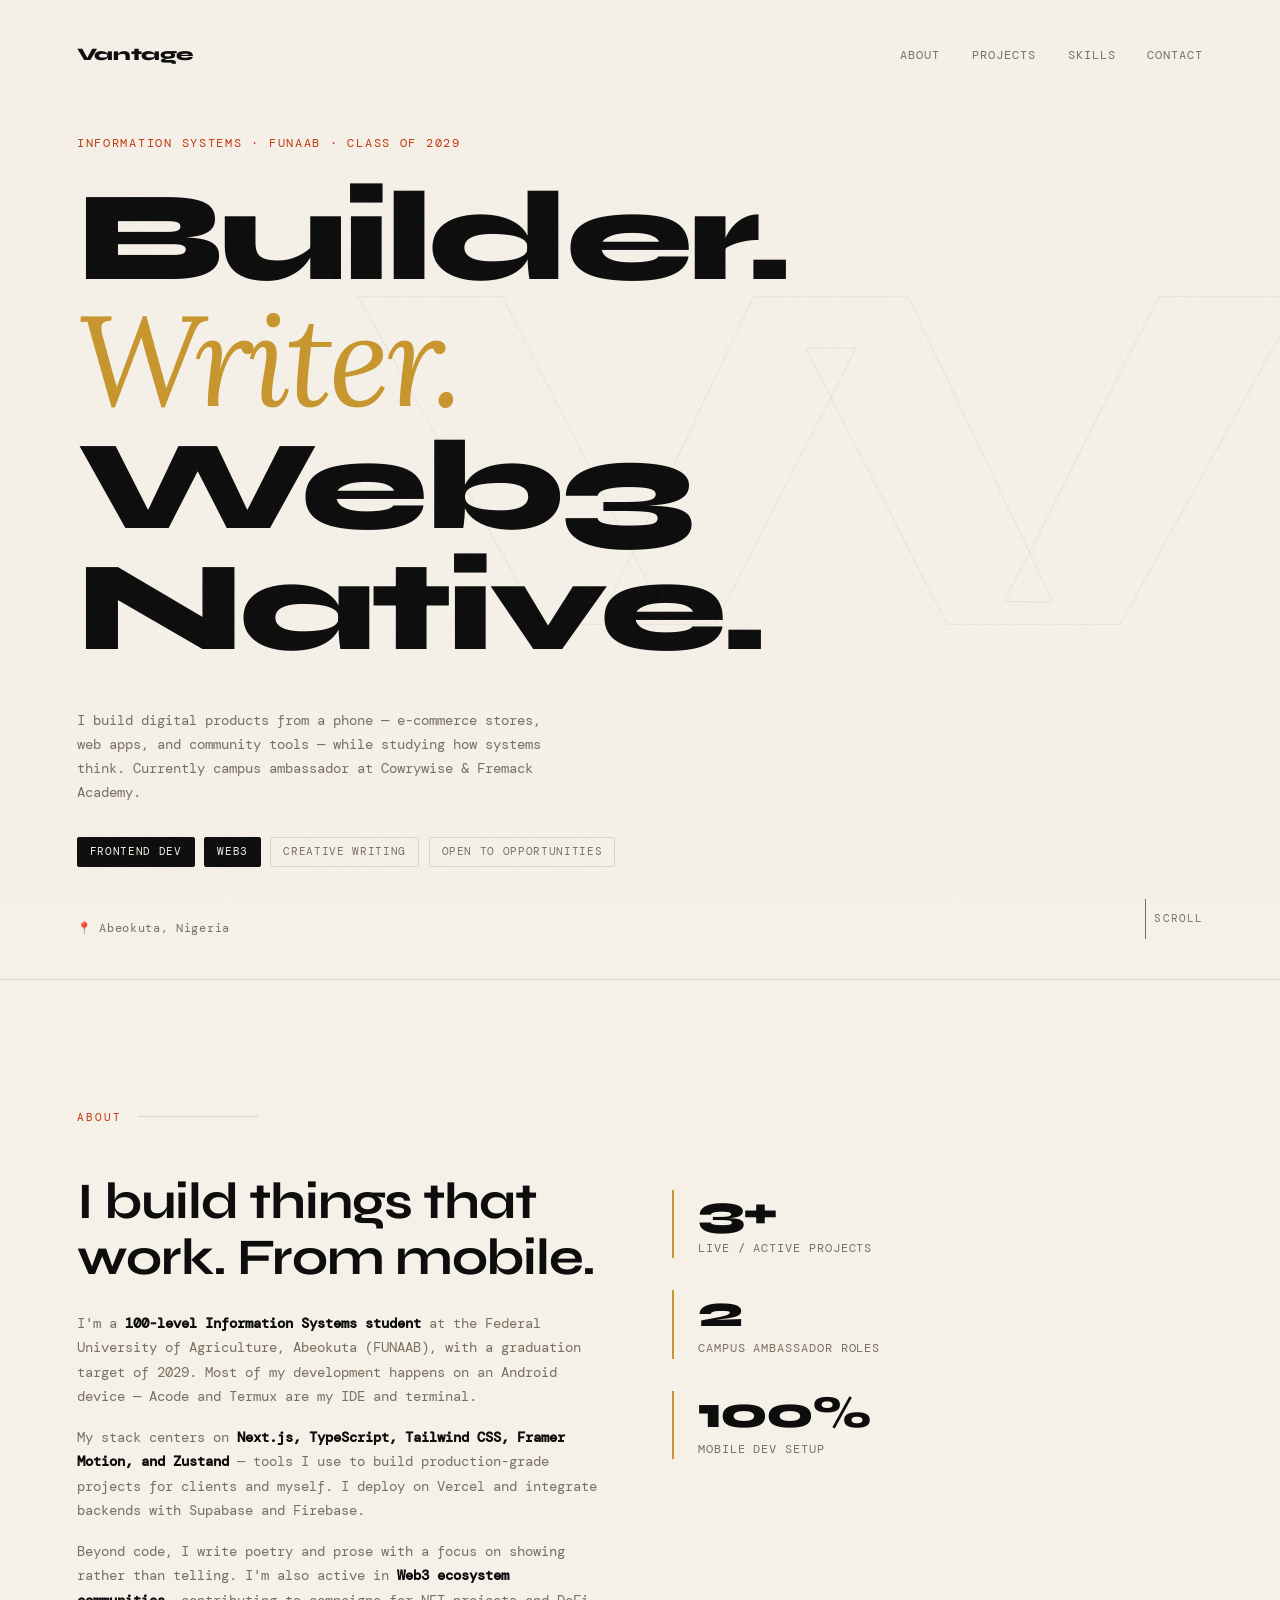
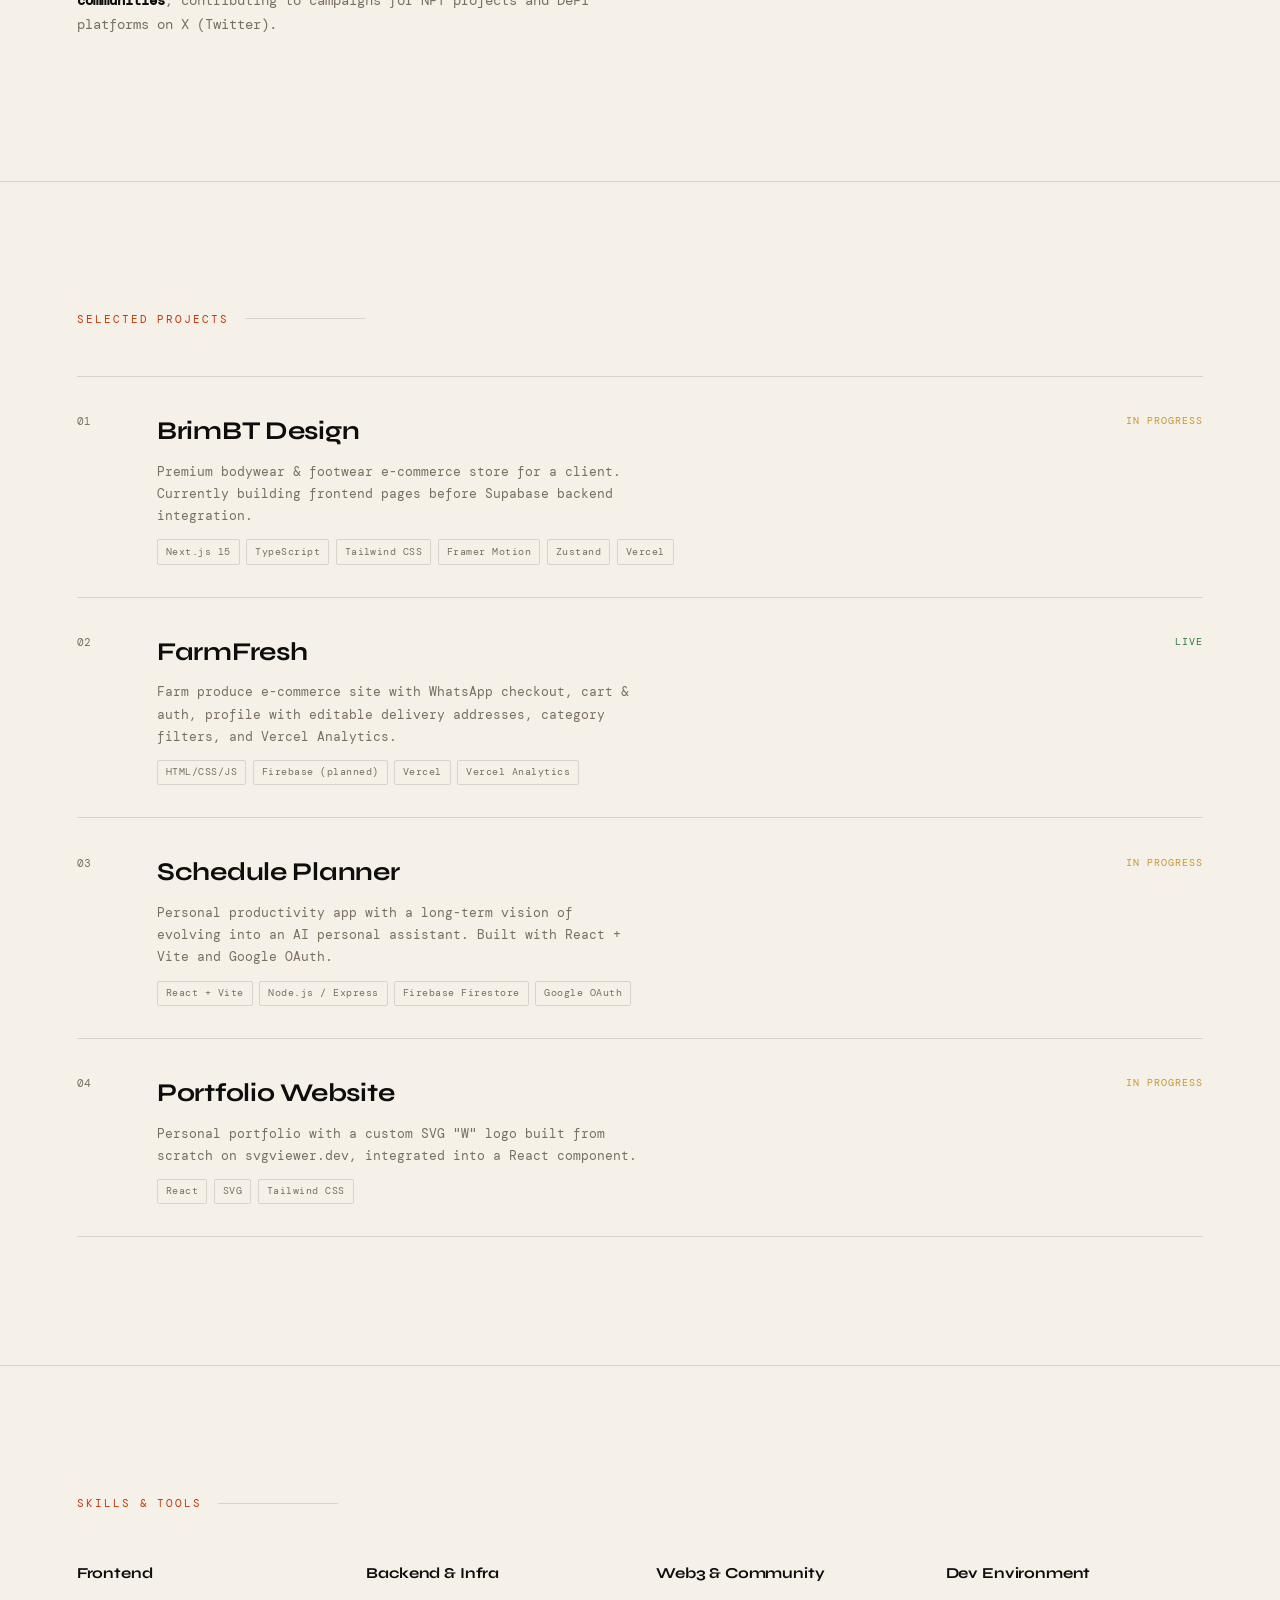
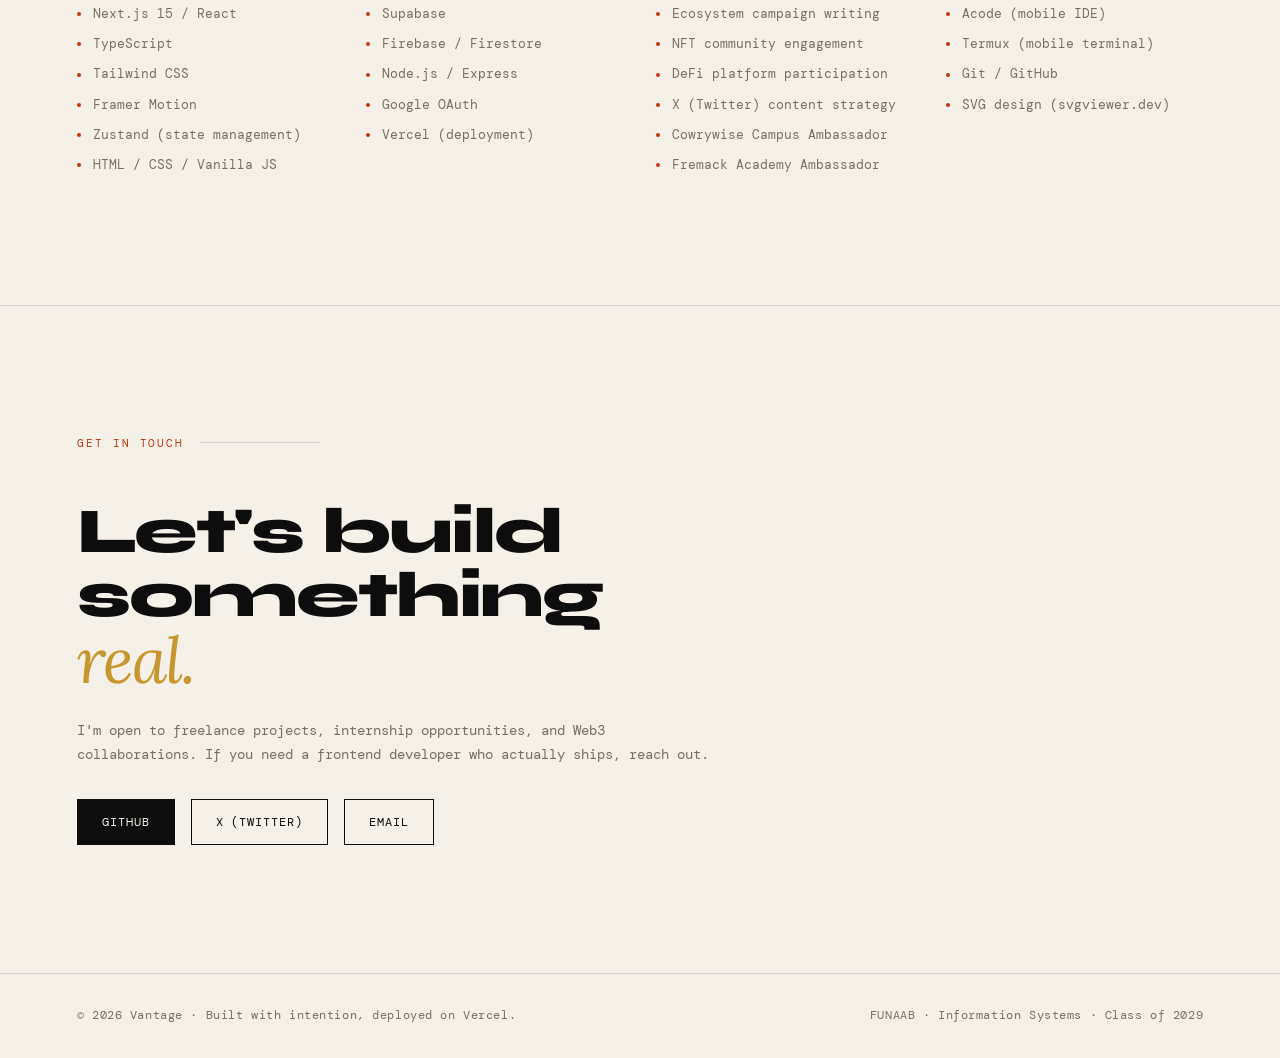
<file: portfolio.html>
<!DOCTYPE html>
<html lang="en">
<head>
<meta charset="UTF-8" />
<meta name="viewport" content="width=device-width, initial-scale=1.0"/>
<title>Vantage — Portfolio</title>
<link href="https://fonts.googleapis.com/css2?family=Syne:wght@400;700;800&family=DM+Mono:ital,wght@0,300;0,400;1,300&family=Lora:ital@0;1&display=swap" rel="stylesheet"/>
<style>
  *, *::before, *::after { margin: 0; padding: 0; box-sizing: border-box; }

  :root {
    --ink: #0d0d0d;
    --paper: #f5f0e8;
    --rust: #c0390b;
    --gold: #c8962e;
    --muted: #7a7060;
    --line: rgba(13,13,13,0.12);
  }

  html { scroll-behavior: smooth; }

  body {
    background: var(--paper);
    color: var(--ink);
    font-family: 'DM Mono', monospace;
    font-size: 14px;
    line-height: 1.7;
    overflow-x: hidden;
  }

  /* grain overlay */
  body::before {
    content: '';
    position: fixed;
    inset: 0;
    background-image: url("data:image/svg+xml,%3Csvg viewBox='0 0 200 200' xmlns='http://www.w3.org/2000/svg'%3E%3Cfilter id='noise'%3E%3CfeTurbulence type='fractalNoise' baseFrequency='0.85' numOctaves='4' stitchTiles='stitch'/%3E%3C/filter%3E%3Crect width='100%25' height='100%25' filter='url(%23noise)' opacity='0.04'/%3E%3C/svg%3E");
    pointer-events: none;
    z-index: 999;
    opacity: 0.6;
  }

  /* HERO */
  .hero {
    min-height: 100vh;
    display: grid;
    grid-template-rows: auto 1fr auto;
    padding: 2rem clamp(1.5rem, 6vw, 6rem);
    border-bottom: 1px solid var(--line);
    position: relative;
    overflow: hidden;
  }

  .hero::after {
    content: 'W';
    position: absolute;
    right: -2rem;
    top: 50%;
    transform: translateY(-56%);
    font-family: 'Syne', sans-serif;
    font-size: clamp(22rem, 40vw, 42rem);
    font-weight: 800;
    color: transparent;
    -webkit-text-stroke: 1px rgba(13,13,13,0.06);
    pointer-events: none;
    line-height: 1;
  }

  nav {
    display: flex;
    justify-content: space-between;
    align-items: center;
    padding-top: 0.5rem;
    animation: fadeUp 0.7s ease both;
  }

  .nav-logo {
    font-family: 'Syne', sans-serif;
    font-weight: 800;
    font-size: 1.1rem;
    letter-spacing: -0.02em;
  }

  .nav-links {
    display: flex;
    gap: 2rem;
    list-style: none;
  }

  .nav-links a {
    color: var(--muted);
    text-decoration: none;
    font-size: 0.75rem;
    letter-spacing: 0.08em;
    text-transform: uppercase;
    transition: color 0.2s;
  }

  .nav-links a:hover { color: var(--ink); }

  .hero-body {
    display: flex;
    flex-direction: column;
    justify-content: center;
    padding: 4rem 0 2rem;
  }

  .hero-eyebrow {
    font-size: 0.72rem;
    letter-spacing: 0.15em;
    text-transform: uppercase;
    color: var(--rust);
    margin-bottom: 1.5rem;
    animation: fadeUp 0.7s 0.1s ease both;
  }

  h1 {
    font-family: 'Syne', sans-serif;
    font-weight: 800;
    font-size: clamp(3.2rem, 10vw, 8rem);
    line-height: 0.95;
    letter-spacing: -0.03em;
    animation: fadeUp 0.7s 0.2s ease both;
  }

  h1 em {
    font-style: italic;
    font-family: 'Lora', serif;
    font-weight: 400;
    color: var(--gold);
  }

  .hero-sub {
    max-width: 480px;
    margin-top: 2.5rem;
    color: var(--muted);
    font-size: 0.88rem;
    animation: fadeUp 0.7s 0.35s ease both;
  }

  .hero-badges {
    display: flex;
    flex-wrap: wrap;
    gap: 0.6rem;
    margin-top: 2rem;
    animation: fadeUp 0.7s 0.45s ease both;
  }

  .badge {
    border: 1px solid var(--line);
    padding: 0.3rem 0.75rem;
    font-size: 0.68rem;
    letter-spacing: 0.06em;
    text-transform: uppercase;
    color: var(--muted);
    border-radius: 2px;
  }

  .badge.active {
    background: var(--ink);
    color: var(--paper);
    border-color: var(--ink);
  }

  .hero-footer {
    display: flex;
    justify-content: space-between;
    align-items: flex-end;
    padding-bottom: 0.5rem;
    animation: fadeUp 0.7s 0.55s ease both;
  }

  .hero-location {
    font-size: 0.72rem;
    color: var(--muted);
    letter-spacing: 0.06em;
  }

  .scroll-hint {
    font-size: 0.7rem;
    color: var(--muted);
    letter-spacing: 0.1em;
    text-transform: uppercase;
    display: flex;
    align-items: center;
    gap: 0.5rem;
  }

  .scroll-hint::before {
    content: '';
    width: 1px;
    height: 2.5rem;
    background: var(--muted);
    display: block;
    animation: lineGrow 1s 1s ease both;
  }

  /* SECTIONS */
  section {
    padding: clamp(4rem, 10vw, 8rem) clamp(1.5rem, 6vw, 6rem);
    border-bottom: 1px solid var(--line);
  }

  .section-label {
    font-size: 0.68rem;
    letter-spacing: 0.18em;
    text-transform: uppercase;
    color: var(--rust);
    margin-bottom: 3rem;
    display: flex;
    align-items: center;
    gap: 1rem;
  }

  .section-label::after {
    content: '';
    flex: 1;
    height: 1px;
    background: var(--line);
    max-width: 120px;
  }

  /* ABOUT */
  .about-grid {
    display: grid;
    grid-template-columns: 1fr 1fr;
    gap: 4rem;
    align-items: start;
  }

  .about-text h2 {
    font-family: 'Syne', sans-serif;
    font-size: clamp(2rem, 4vw, 3.2rem);
    font-weight: 700;
    line-height: 1.1;
    letter-spacing: -0.02em;
    margin-bottom: 1.5rem;
  }

  .about-text p {
    color: var(--muted);
    margin-bottom: 1rem;
    font-size: 0.9rem;
  }

  .about-text p strong { color: var(--ink); }

  .about-stats {
    display: flex;
    flex-direction: column;
    gap: 2rem;
    padding-top: 1rem;
  }

  .stat {
    border-left: 2px solid var(--gold);
    padding-left: 1.5rem;
  }

  .stat-num {
    font-family: 'Syne', sans-serif;
    font-size: 2.8rem;
    font-weight: 800;
    line-height: 1;
    letter-spacing: -0.04em;
  }

  .stat-label {
    font-size: 0.72rem;
    color: var(--muted);
    letter-spacing: 0.08em;
    text-transform: uppercase;
    margin-top: 0.25rem;
  }

  /* PROJECTS */
  .projects-list {
    display: flex;
    flex-direction: column;
    gap: 0;
  }

  .project-item {
    display: grid;
    grid-template-columns: 3rem 1fr auto;
    align-items: start;
    gap: 2rem;
    padding: 2rem 0;
    border-bottom: 1px solid var(--line);
    cursor: default;
    transition: background 0.2s;
  }

  .project-item:hover { background: rgba(13,13,13,0.02); }
  .project-item:first-child { border-top: 1px solid var(--line); }

  .project-num {
    font-size: 0.7rem;
    color: var(--muted);
    padding-top: 0.2rem;
    letter-spacing: 0.05em;
  }

  .project-name {
    font-family: 'Syne', sans-serif;
    font-size: clamp(1.1rem, 2.5vw, 1.6rem);
    font-weight: 700;
    letter-spacing: -0.01em;
    margin-bottom: 0.5rem;
  }

  .project-desc {
    color: var(--muted);
    font-size: 0.82rem;
    max-width: 480px;
  }

  .project-stack {
    display: flex;
    flex-wrap: wrap;
    gap: 0.4rem;
    margin-top: 0.75rem;
  }

  .tag {
    font-size: 0.62rem;
    padding: 0.2rem 0.5rem;
    border: 1px solid var(--line);
    color: var(--muted);
    border-radius: 2px;
    letter-spacing: 0.05em;
  }

  .project-status {
    font-size: 0.65rem;
    letter-spacing: 0.1em;
    text-transform: uppercase;
    padding-top: 0.2rem;
    white-space: nowrap;
  }

  .project-status.live { color: #2d7a3a; }
  .project-status.wip { color: var(--gold); }

  /* SKILLS */
  .skills-grid {
    display: grid;
    grid-template-columns: repeat(auto-fit, minmax(240px, 1fr));
    gap: 2rem;
  }

  .skill-group h3 {
    font-family: 'Syne', sans-serif;
    font-weight: 700;
    font-size: 0.95rem;
    margin-bottom: 1rem;
    letter-spacing: -0.01em;
  }

  .skill-list {
    list-style: none;
    display: flex;
    flex-direction: column;
    gap: 0.5rem;
  }

  .skill-list li {
    display: flex;
    align-items: center;
    gap: 0.75rem;
    font-size: 0.82rem;
    color: var(--muted);
  }

  .skill-list li::before {
    content: '';
    width: 4px;
    height: 4px;
    background: var(--rust);
    border-radius: 50%;
    flex-shrink: 0;
  }

  /* CONTACT */
  .contact-inner {
    max-width: 640px;
  }

  .contact-inner h2 {
    font-family: 'Syne', sans-serif;
    font-size: clamp(2.2rem, 5vw, 4rem);
    font-weight: 800;
    letter-spacing: -0.03em;
    line-height: 1;
    margin-bottom: 1.5rem;
  }

  .contact-inner h2 em {
    font-family: 'Lora', serif;
    font-style: italic;
    font-weight: 400;
    color: var(--gold);
  }

  .contact-inner p {
    color: var(--muted);
    margin-bottom: 2rem;
    font-size: 0.88rem;
  }

  .contact-links {
    display: flex;
    flex-wrap: wrap;
    gap: 1rem;
  }

  .contact-link {
    display: inline-flex;
    align-items: center;
    gap: 0.5rem;
    padding: 0.75rem 1.5rem;
    border: 1px solid var(--ink);
    color: var(--ink);
    text-decoration: none;
    font-size: 0.75rem;
    letter-spacing: 0.08em;
    text-transform: uppercase;
    transition: background 0.2s, color 0.2s;
  }

  .contact-link:hover {
    background: var(--ink);
    color: var(--paper);
  }

  .contact-link.primary {
    background: var(--ink);
    color: var(--paper);
  }

  .contact-link.primary:hover {
    background: var(--rust);
    border-color: var(--rust);
  }

  /* FOOTER */
  footer {
    padding: 2rem clamp(1.5rem, 6vw, 6rem);
    display: flex;
    justify-content: space-between;
    align-items: center;
    flex-wrap: wrap;
    gap: 1rem;
  }

  footer p {
    font-size: 0.72rem;
    color: var(--muted);
    letter-spacing: 0.05em;
  }

  /* ANIMATIONS */
  @keyframes fadeUp {
    from { opacity: 0; transform: translateY(18px); }
    to { opacity: 1; transform: translateY(0); }
  }

  @keyframes lineGrow {
    from { transform: scaleY(0); }
    to { transform: scaleY(1); }
  }

  /* SCROLL REVEAL */
  .reveal {
    opacity: 0;
    transform: translateY(24px);
    transition: opacity 0.6s ease, transform 0.6s ease;
  }

  .reveal.visible {
    opacity: 1;
    transform: translateY(0);
  }

  /* RESPONSIVE */
  @media (max-width: 700px) {
    .about-grid { grid-template-columns: 1fr; gap: 2.5rem; }
    .project-item { grid-template-columns: 2.5rem 1fr; }
    .project-status { display: none; }
    nav { flex-direction: column; align-items: flex-start; gap: 1rem; }
    .hero::after { display: none; }
  }
</style>
</head>
<body>

<!-- HERO -->
<section class="hero">
  <nav>
    <span class="nav-logo">Vantage</span>
    <ul class="nav-links">
      <li><a href="#about">About</a></li>
      <li><a href="#projects">Projects</a></li>
      <li><a href="#skills">Skills</a></li>
      <li><a href="#contact">Contact</a></li>
    </ul>
  </nav>

  <div class="hero-body">
    <p class="hero-eyebrow">Information Systems · FUNAAB · Class of 2029</p>
    <h1>Builder.<br><em>Writer.</em><br>Web3 Native.</h1>
    <p class="hero-sub">I build digital products from a phone — e-commerce stores, web apps, and community tools — while studying how systems think. Currently campus ambassador at Cowrywise &amp; Fremack Academy.</p>
    <div class="hero-badges">
      <span class="badge active">Frontend Dev</span>
      <span class="badge active">Web3</span>
      <span class="badge">Creative Writing</span>
      <span class="badge">Open to Opportunities</span>
    </div>
  </div>

  <div class="hero-footer">
    <span class="hero-location">📍 Abeokuta, Nigeria</span>
    <span class="scroll-hint">Scroll</span>
  </div>
</section>

<!-- ABOUT -->
<section id="about">
  <p class="section-label reveal">About</p>
  <div class="about-grid">
    <div class="about-text reveal">
      <h2>I build things that work. From mobile.</h2>
      <p>I'm a <strong>100-level Information Systems student</strong> at the Federal University of Agriculture, Abeokuta (FUNAAB), with a graduation target of 2029. Most of my development happens on an Android device — Acode and Termux are my IDE and terminal.</p>
      <p>My stack centers on <strong>Next.js, TypeScript, Tailwind CSS, Framer Motion, and Zustand</strong> — tools I use to build production-grade projects for clients and myself. I deploy on Vercel and integrate backends with Supabase and Firebase.</p>
      <p>Beyond code, I write poetry and prose with a focus on showing rather than telling. I'm also active in <strong>Web3 ecosystem communities</strong>, contributing to campaigns for NFT projects and DeFi platforms on X (Twitter).</p>
    </div>
    <div class="about-stats reveal">
      <div class="stat">
        <div class="stat-num">3+</div>
        <div class="stat-label">Live / Active Projects</div>
      </div>
      <div class="stat">
        <div class="stat-num">2</div>
        <div class="stat-label">Campus Ambassador Roles</div>
      </div>
      <div class="stat">
        <div class="stat-num">100%</div>
        <div class="stat-label">Mobile Dev Setup</div>
      </div>
    </div>
  </div>
</section>

<!-- PROJECTS -->
<section id="projects">
  <p class="section-label reveal">Selected Projects</p>
  <div class="projects-list">

    <div class="project-item reveal">
      <span class="project-num">01</span>
      <div>
        <div class="project-name">BrimBT Design</div>
        <p class="project-desc">Premium bodywear &amp; footwear e-commerce store for a client. Currently building frontend pages before Supabase backend integration.</p>
        <div class="project-stack">
          <span class="tag">Next.js 15</span>
          <span class="tag">TypeScript</span>
          <span class="tag">Tailwind CSS</span>
          <span class="tag">Framer Motion</span>
          <span class="tag">Zustand</span>
          <span class="tag">Vercel</span>
        </div>
      </div>
      <span class="project-status wip">In Progress</span>
    </div>

    <div class="project-item reveal">
      <span class="project-num">02</span>
      <div>
        <div class="project-name">FarmFresh</div>
        <p class="project-desc">Farm produce e-commerce site with WhatsApp checkout, cart &amp; auth, profile with editable delivery addresses, category filters, and Vercel Analytics.</p>
        <div class="project-stack">
          <span class="tag">HTML/CSS/JS</span>
          <span class="tag">Firebase (planned)</span>
          <span class="tag">Vercel</span>
          <span class="tag">Vercel Analytics</span>
        </div>
      </div>
      <span class="project-status live">Live</span>
    </div>

    <div class="project-item reveal">
      <span class="project-num">03</span>
      <div>
        <div class="project-name">Schedule Planner</div>
        <p class="project-desc">Personal productivity app with a long-term vision of evolving into an AI personal assistant. Built with React + Vite and Google OAuth.</p>
        <div class="project-stack">
          <span class="tag">React + Vite</span>
          <span class="tag">Node.js / Express</span>
          <span class="tag">Firebase Firestore</span>
          <span class="tag">Google OAuth</span>
        </div>
      </div>
      <span class="project-status wip">In Progress</span>
    </div>

    <div class="project-item reveal">
      <span class="project-num">04</span>
      <div>
        <div class="project-name">Portfolio Website</div>
        <p class="project-desc">Personal portfolio with a custom SVG "W" logo built from scratch on svgviewer.dev, integrated into a React component.</p>
        <div class="project-stack">
          <span class="tag">React</span>
          <span class="tag">SVG</span>
          <span class="tag">Tailwind CSS</span>
        </div>
      </div>
      <span class="project-status wip">In Progress</span>
    </div>

  </div>
</section>

<!-- SKILLS -->
<section id="skills">
  <p class="section-label reveal">Skills &amp; Tools</p>
  <div class="skills-grid">
    <div class="skill-group reveal">
      <h3>Frontend</h3>
      <ul class="skill-list">
        <li>Next.js 15 / React</li>
        <li>TypeScript</li>
        <li>Tailwind CSS</li>
        <li>Framer Motion</li>
        <li>Zustand (state management)</li>
        <li>HTML / CSS / Vanilla JS</li>
      </ul>
    </div>
    <div class="skill-group reveal">
      <h3>Backend &amp; Infra</h3>
      <ul class="skill-list">
        <li>Supabase</li>
        <li>Firebase / Firestore</li>
        <li>Node.js / Express</li>
        <li>Google OAuth</li>
        <li>Vercel (deployment)</li>
      </ul>
    </div>
    <div class="skill-group reveal">
      <h3>Web3 &amp; Community</h3>
      <ul class="skill-list">
        <li>Ecosystem campaign writing</li>
        <li>NFT community engagement</li>
        <li>DeFi platform participation</li>
        <li>X (Twitter) content strategy</li>
        <li>Cowrywise Campus Ambassador</li>
        <li>Fremack Academy Ambassador</li>
      </ul>
    </div>
    <div class="skill-group reveal">
      <h3>Dev Environment</h3>
      <ul class="skill-list">
        <li>Acode (mobile IDE)</li>
        <li>Termux (mobile terminal)</li>
        <li>Git / GitHub</li>
        <li>SVG design (svgviewer.dev)</li>
      </ul>
    </div>
  </div>
</section>

<!-- CONTACT -->
<section id="contact">
  <p class="section-label reveal">Get in Touch</p>
  <div class="contact-inner reveal">
    <h2>Let's build something <em>real.</em></h2>
    <p>I'm open to freelance projects, internship opportunities, and Web3 collaborations. If you need a frontend developer who actually ships, reach out.</p>
    <div class="contact-links">
      <a href="https://github.com/vantage" class="contact-link primary" target="_blank">GitHub</a>
      <a href="https://twitter.com" class="contact-link" target="_blank">X (Twitter)</a>
      <a href="mailto:vantage@email.com" class="contact-link">Email</a>
    </div>
  </div>
</section>

<!-- FOOTER -->
<footer>
  <p>© 2026 Vantage · Built with intention, deployed on Vercel.</p>
  <p>FUNAAB · Information Systems · Class of 2029</p>
</footer>

<script>
  // Scroll reveal
  const reveals = document.querySelectorAll('.reveal');
  const observer = new IntersectionObserver((entries) => {
    entries.forEach((entry, i) => {
      if (entry.isIntersecting) {
        setTimeout(() => {
          entry.target.classList.add('visible');
        }, 80);
        observer.unobserve(entry.target);
      }
    });
  }, { threshold: 0.12 });

  reveals.forEach(el => observer.observe(el));
</script>
</body>
</html>
</file>
